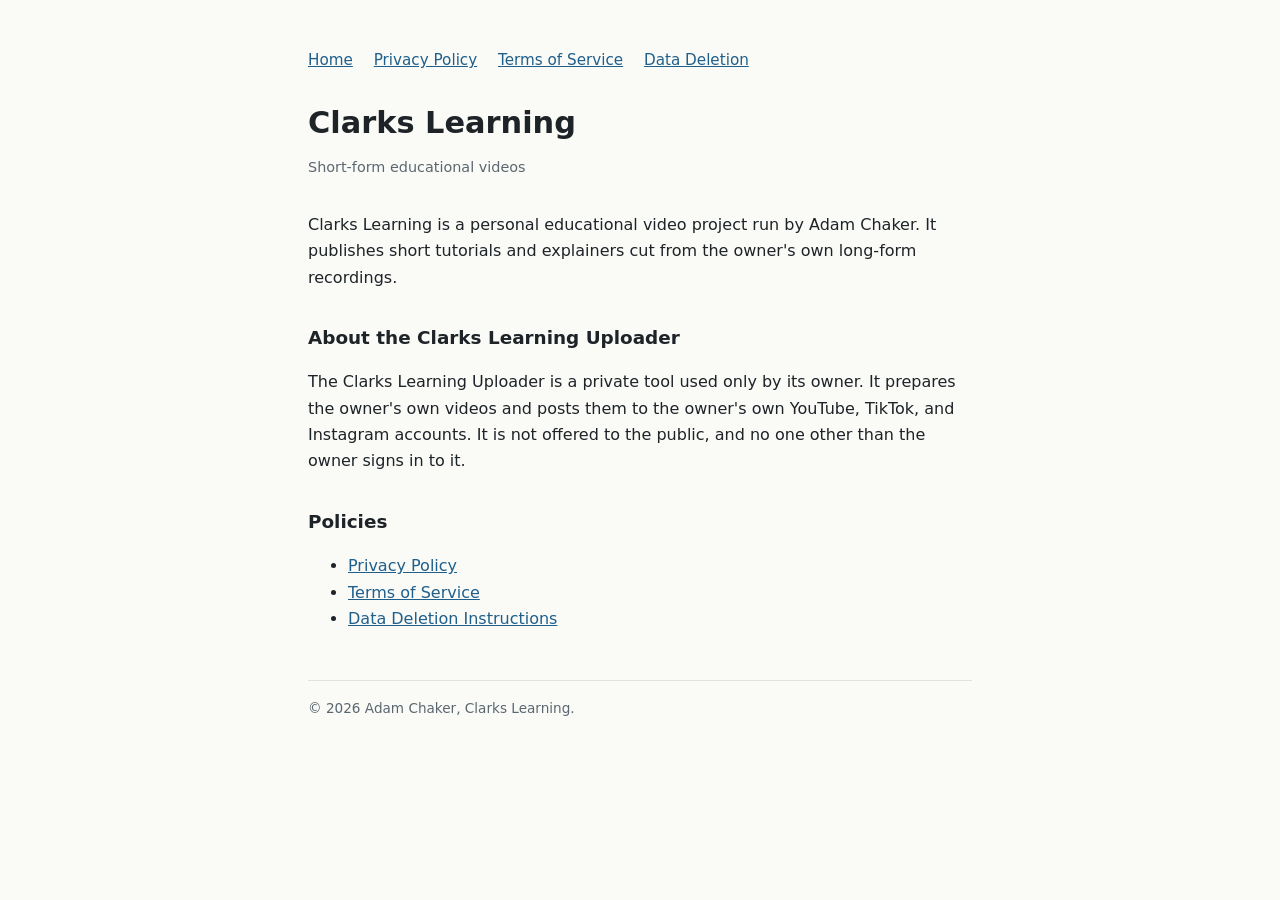
<file: index.html>
<!doctype html>
<html lang="en">
<head>
<meta charset="utf-8">
<meta name="viewport" content="width=device-width, initial-scale=1">
<title>Clarks Learning</title>
<meta name="description" content="Clarks Learning publishes short educational videos. This site hosts the policies for the Clarks Learning Uploader tool.">
<link rel="stylesheet" href="style.css">
</head>
<body>
<main>
<nav><a href="index.html">Home</a> <a href="privacy.html">Privacy Policy</a> <a href="terms.html">Terms of Service</a> <a href="data-deletion.html">Data Deletion</a></nav>
<h1>Clarks Learning</h1>
<p class="meta">Short-form educational videos</p>
<p>Clarks Learning is a personal educational video project run by Adam Chaker. It publishes short tutorials and explainers cut from the owner's own long-form recordings.</p>
<h2>About the Clarks Learning Uploader</h2>
<p>The Clarks Learning Uploader is a private tool used only by its owner. It prepares the owner's own videos and posts them to the owner's own YouTube, TikTok, and Instagram accounts. It is not offered to the public, and no one other than the owner signs in to it.</p>
<h2>Policies</h2>
<ul>
<li><a href="privacy.html">Privacy Policy</a></li>
<li><a href="terms.html">Terms of Service</a></li>
<li><a href="data-deletion.html">Data Deletion Instructions</a></li>
</ul>
<footer>&copy; 2026 Adam Chaker, Clarks Learning.</footer>
</main>
</body>
</html>
</file>
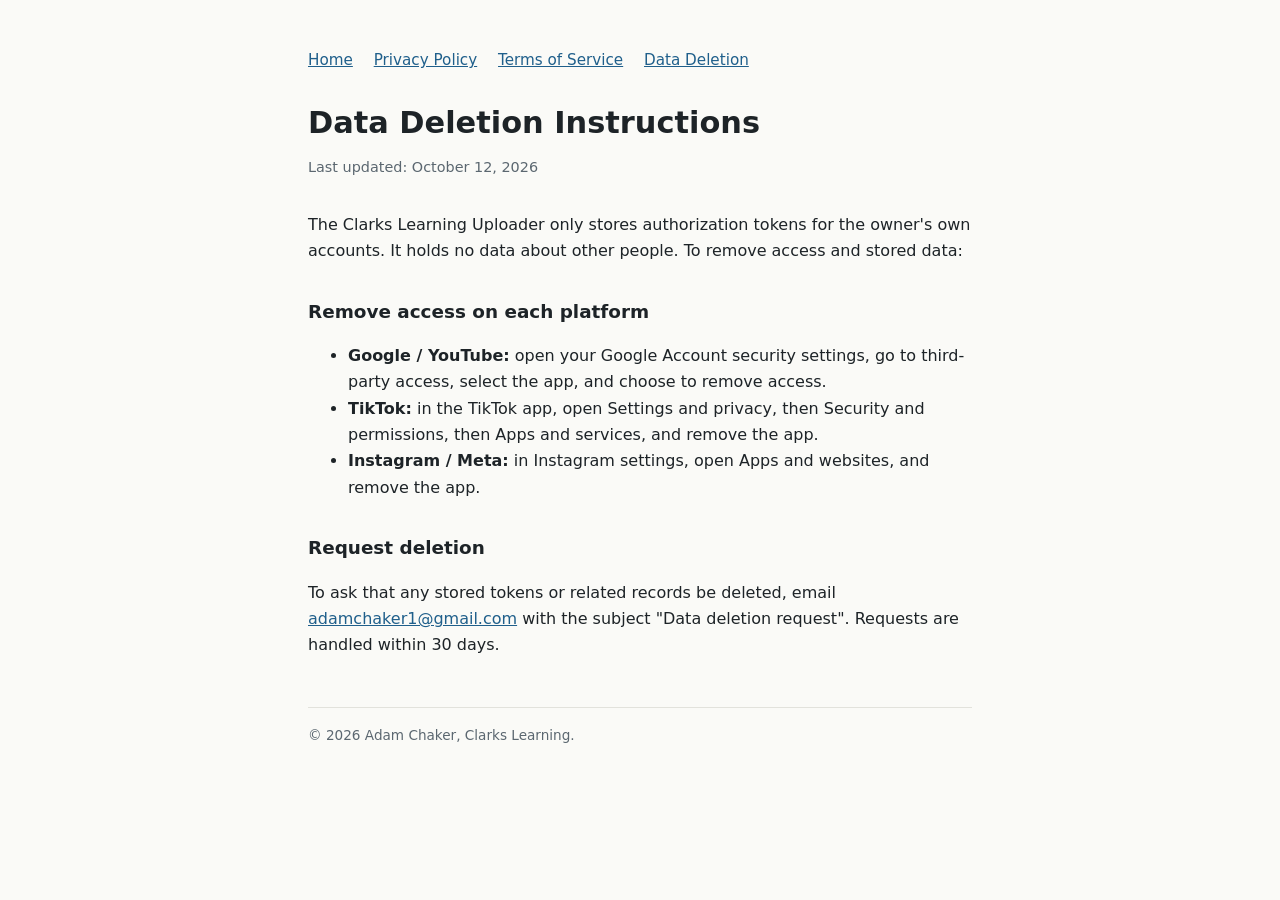
<file: data-deletion.html>
<!doctype html>
<html lang="en">
<head>
<meta charset="utf-8">
<meta name="viewport" content="width=device-width, initial-scale=1">
<title>Data Deletion - Clarks Learning</title>
<meta name="description" content="How to remove access and request deletion of data held by the Clarks Learning Uploader.">
<link rel="stylesheet" href="style.css">
</head>
<body>
<main>
<nav><a href="index.html">Home</a> <a href="privacy.html">Privacy Policy</a> <a href="terms.html">Terms of Service</a> <a href="data-deletion.html">Data Deletion</a></nav>
<h1>Data Deletion Instructions</h1>
<p class="meta">Last updated: October 12, 2026</p>
<p>The Clarks Learning Uploader only stores authorization tokens for the owner's own accounts. It holds no data about other people. To remove access and stored data:</p>
<h2>Remove access on each platform</h2>
<ul>
<li><strong>Google / YouTube:</strong> open your Google Account security settings, go to third-party access, select the app, and choose to remove access.</li>
<li><strong>TikTok:</strong> in the TikTok app, open Settings and privacy, then Security and permissions, then Apps and services, and remove the app.</li>
<li><strong>Instagram / Meta:</strong> in Instagram settings, open Apps and websites, and remove the app.</li>
</ul>
<h2>Request deletion</h2>
<p>To ask that any stored tokens or related records be deleted, email <a href="mailto:adamchaker1@gmail.com">adamchaker1@gmail.com</a> with the subject "Data deletion request". Requests are handled within 30 days.</p>
<footer>&copy; 2026 Adam Chaker, Clarks Learning.</footer>
</main>
</body>
</html>
</file>
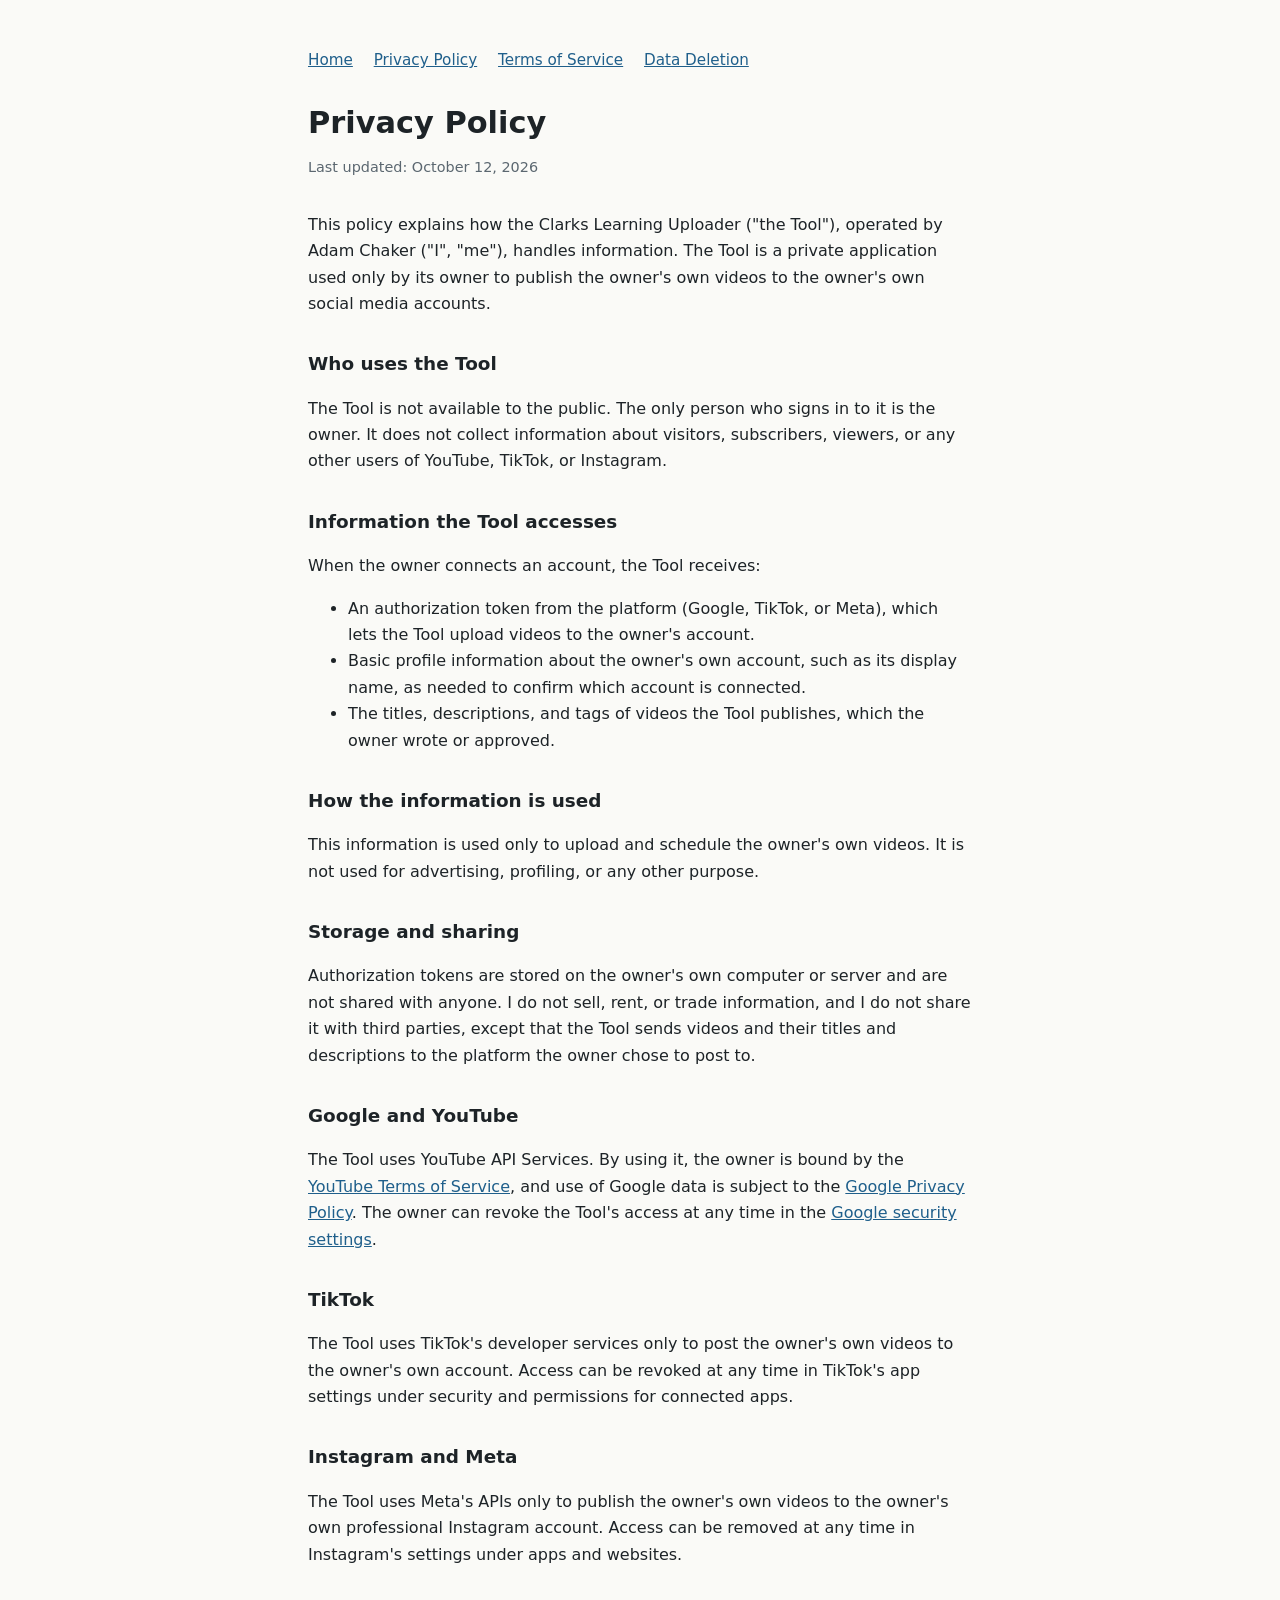
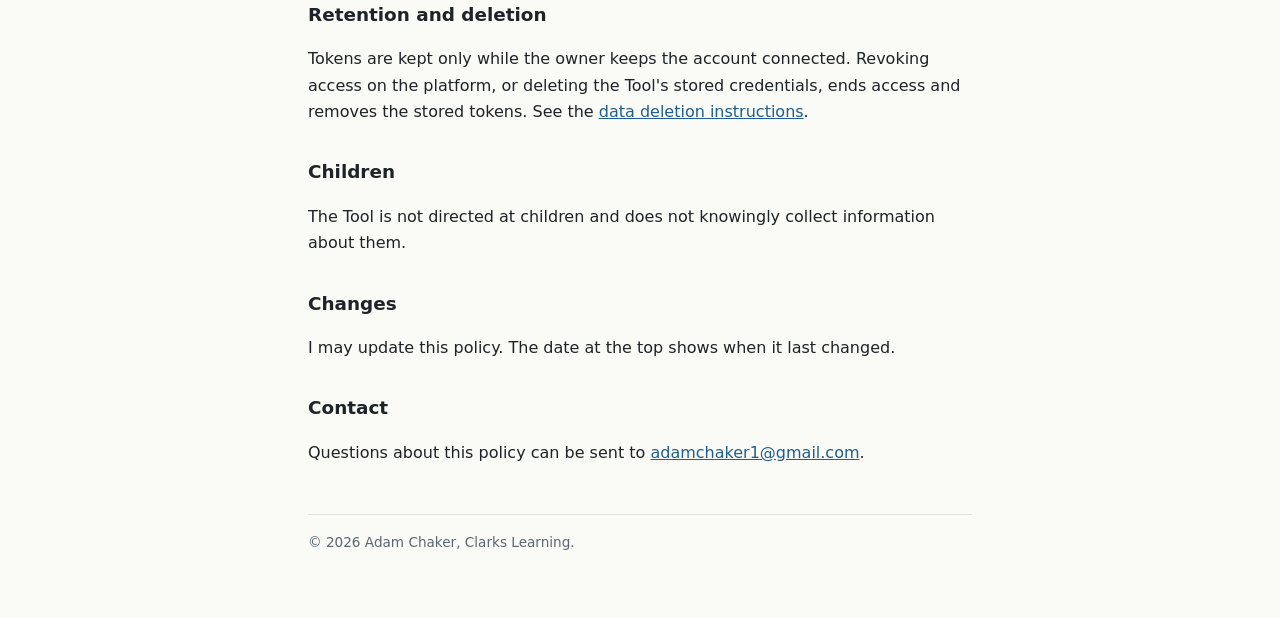
<file: privacy.html>
<!doctype html>
<html lang="en">
<head>
<meta charset="utf-8">
<meta name="viewport" content="width=device-width, initial-scale=1">
<title>Privacy Policy - Clarks Learning</title>
<meta name="description" content="Privacy policy for the Clarks Learning Uploader.">
<link rel="stylesheet" href="style.css">
</head>
<body>
<main>
<nav><a href="index.html">Home</a> <a href="privacy.html">Privacy Policy</a> <a href="terms.html">Terms of Service</a> <a href="data-deletion.html">Data Deletion</a></nav>
<h1>Privacy Policy</h1>
<p class="meta">Last updated: October 12, 2026</p>
<p>This policy explains how the Clarks Learning Uploader ("the Tool"), operated by Adam Chaker ("I", "me"), handles information. The Tool is a private application used only by its owner to publish the owner's own videos to the owner's own social media accounts.</p>
<h2>Who uses the Tool</h2>
<p>The Tool is not available to the public. The only person who signs in to it is the owner. It does not collect information about visitors, subscribers, viewers, or any other users of YouTube, TikTok, or Instagram.</p>
<h2>Information the Tool accesses</h2>
<p>When the owner connects an account, the Tool receives:</p>
<ul>
<li>An authorization token from the platform (Google, TikTok, or Meta), which lets the Tool upload videos to the owner's account.</li>
<li>Basic profile information about the owner's own account, such as its display name, as needed to confirm which account is connected.</li>
<li>The titles, descriptions, and tags of videos the Tool publishes, which the owner wrote or approved.</li>
</ul>
<h2>How the information is used</h2>
<p>This information is used only to upload and schedule the owner's own videos. It is not used for advertising, profiling, or any other purpose.</p>
<h2>Storage and sharing</h2>
<p>Authorization tokens are stored on the owner's own computer or server and are not shared with anyone. I do not sell, rent, or trade information, and I do not share it with third parties, except that the Tool sends videos and their titles and descriptions to the platform the owner chose to post to.</p>
<h2>Google and YouTube</h2>
<p>The Tool uses YouTube API Services. By using it, the owner is bound by the <a href="https://www.youtube.com/t/terms">YouTube Terms of Service</a>, and use of Google data is subject to the <a href="https://policies.google.com/privacy">Google Privacy Policy</a>. The owner can revoke the Tool's access at any time in the <a href="https://security.google.com/settings/security/permissions">Google security settings</a>.</p>
<h2>TikTok</h2>
<p>The Tool uses TikTok's developer services only to post the owner's own videos to the owner's own account. Access can be revoked at any time in TikTok's app settings under security and permissions for connected apps.</p>
<h2>Instagram and Meta</h2>
<p>The Tool uses Meta's APIs only to publish the owner's own videos to the owner's own professional Instagram account. Access can be removed at any time in Instagram's settings under apps and websites.</p>
<h2>Retention and deletion</h2>
<p>Tokens are kept only while the owner keeps the account connected. Revoking access on the platform, or deleting the Tool's stored credentials, ends access and removes the stored tokens. See the <a href="data-deletion.html">data deletion instructions</a>.</p>
<h2>Children</h2>
<p>The Tool is not directed at children and does not knowingly collect information about them.</p>
<h2>Changes</h2>
<p>I may update this policy. The date at the top shows when it last changed.</p>
<h2>Contact</h2>
<p>Questions about this policy can be sent to <a href="mailto:adamchaker1@gmail.com">adamchaker1@gmail.com</a>.</p>
<footer>&copy; 2026 Adam Chaker, Clarks Learning.</footer>
</main>
</body>
</html>
</file>
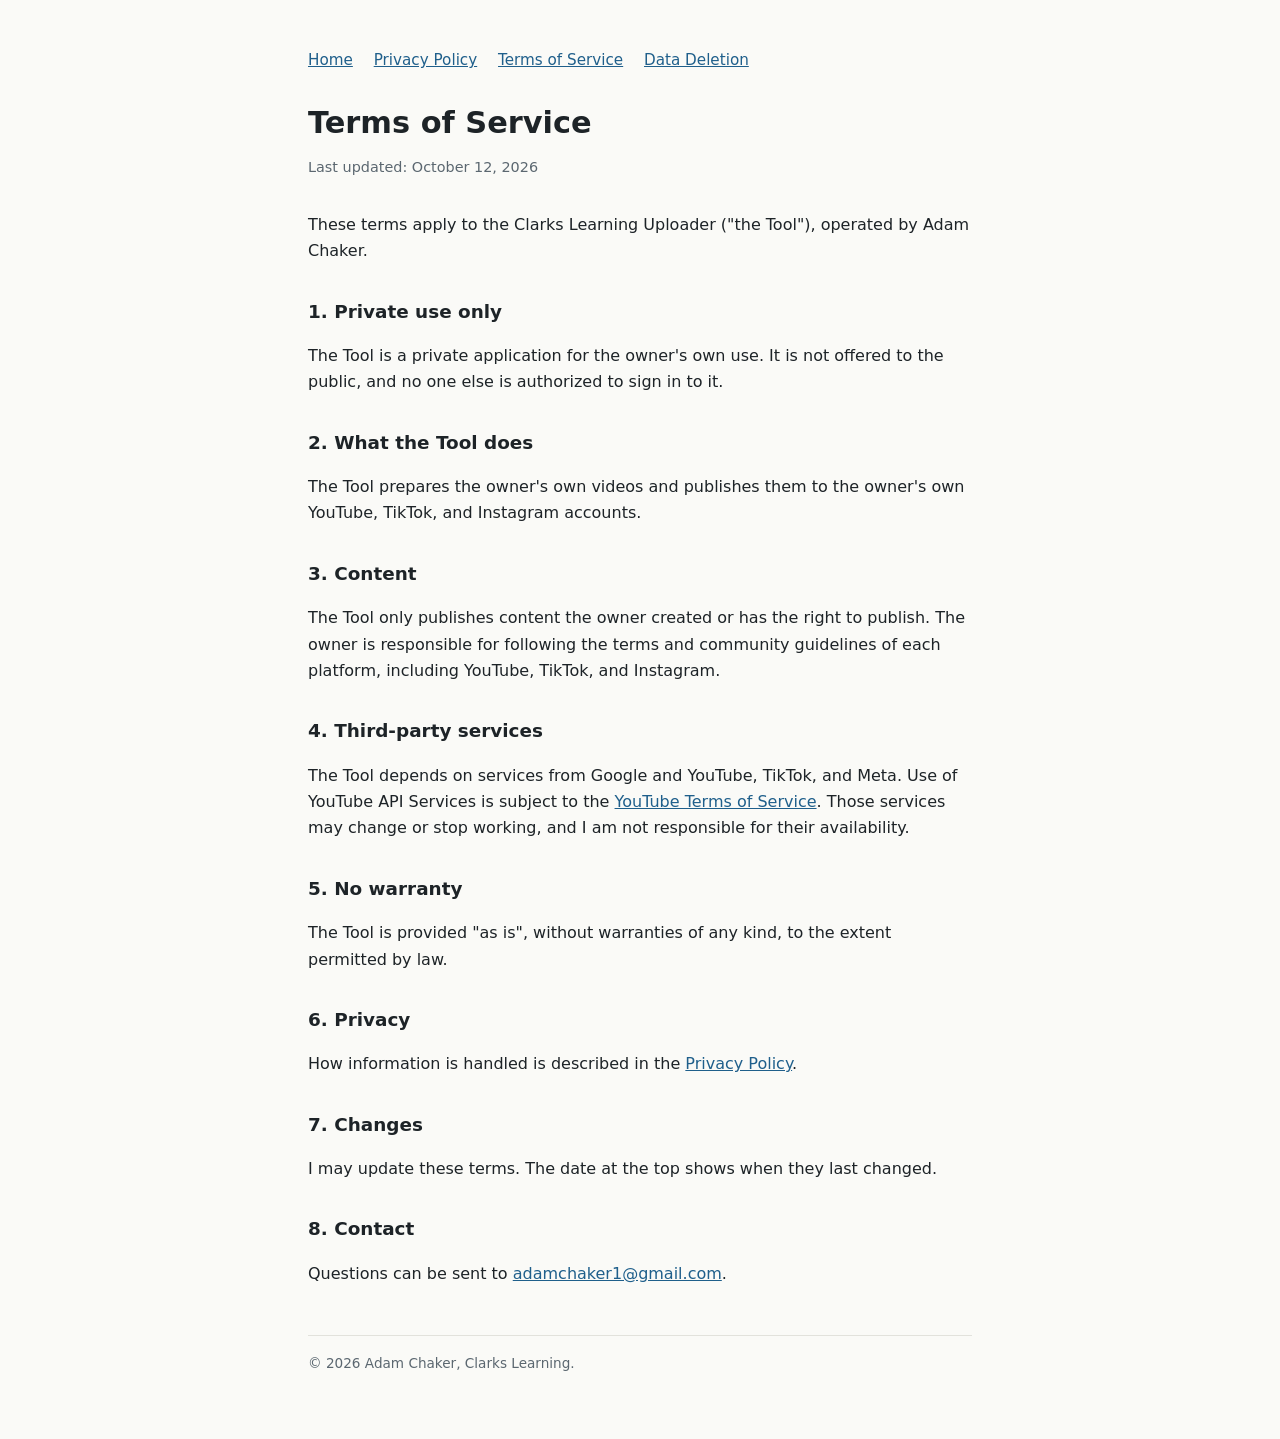
<file: terms.html>
<!doctype html>
<html lang="en">
<head>
<meta charset="utf-8">
<meta name="viewport" content="width=device-width, initial-scale=1">
<title>Terms of Service - Clarks Learning</title>
<meta name="description" content="Terms of service for the Clarks Learning Uploader.">
<link rel="stylesheet" href="style.css">
</head>
<body>
<main>
<nav><a href="index.html">Home</a> <a href="privacy.html">Privacy Policy</a> <a href="terms.html">Terms of Service</a> <a href="data-deletion.html">Data Deletion</a></nav>
<h1>Terms of Service</h1>
<p class="meta">Last updated: October 12, 2026</p>
<p>These terms apply to the Clarks Learning Uploader ("the Tool"), operated by Adam Chaker.</p>
<h2>1. Private use only</h2>
<p>The Tool is a private application for the owner's own use. It is not offered to the public, and no one else is authorized to sign in to it.</p>
<h2>2. What the Tool does</h2>
<p>The Tool prepares the owner's own videos and publishes them to the owner's own YouTube, TikTok, and Instagram accounts.</p>
<h2>3. Content</h2>
<p>The Tool only publishes content the owner created or has the right to publish. The owner is responsible for following the terms and community guidelines of each platform, including YouTube, TikTok, and Instagram.</p>
<h2>4. Third-party services</h2>
<p>The Tool depends on services from Google and YouTube, TikTok, and Meta. Use of YouTube API Services is subject to the <a href="https://www.youtube.com/t/terms">YouTube Terms of Service</a>. Those services may change or stop working, and I am not responsible for their availability.</p>
<h2>5. No warranty</h2>
<p>The Tool is provided "as is", without warranties of any kind, to the extent permitted by law.</p>
<h2>6. Privacy</h2>
<p>How information is handled is described in the <a href="privacy.html">Privacy Policy</a>.</p>
<h2>7. Changes</h2>
<p>I may update these terms. The date at the top shows when they last changed.</p>
<h2>8. Contact</h2>
<p>Questions can be sent to <a href="mailto:adamchaker1@gmail.com">adamchaker1@gmail.com</a>.</p>
<footer>&copy; 2026 Adam Chaker, Clarks Learning.</footer>
</main>
</body>
</html>
</file>
<file: style.css>
:root { --bg: #fafaf7; --ink: #1d2327; --muted: #5b6770; --accent: #1f5f8b; --rule: #e2e2dc; }
@media (prefers-color-scheme: dark) { :root { --bg: #14181b; --ink: #e8ebed; --muted: #9aa5ad; --accent: #7fb8dd; --rule: #2a3136; } }
* { box-sizing: border-box; }
body { margin: 0; background: var(--bg); color: var(--ink); font-family: system-ui, -apple-system, "Segoe UI", Roboto, sans-serif; line-height: 1.65; }
main { max-width: 44rem; margin: 0 auto; padding: 3rem 1.25rem 4rem; }
h1 { font-size: 1.9rem; margin: 0 0 0.25rem; line-height: 1.2; }
h2 { font-size: 1.15rem; margin: 2rem 0 0.5rem; }
p, li { font-size: 1rem; }
.meta { color: var(--muted); font-size: 0.9rem; margin-bottom: 2rem; }
a { color: var(--accent); }
nav { margin-bottom: 2rem; font-size: 0.95rem; }
nav a { margin-right: 1rem; }
footer { margin-top: 3rem; padding-top: 1rem; border-top: 1px solid var(--rule); color: var(--muted); font-size: 0.85rem; }
</file>
